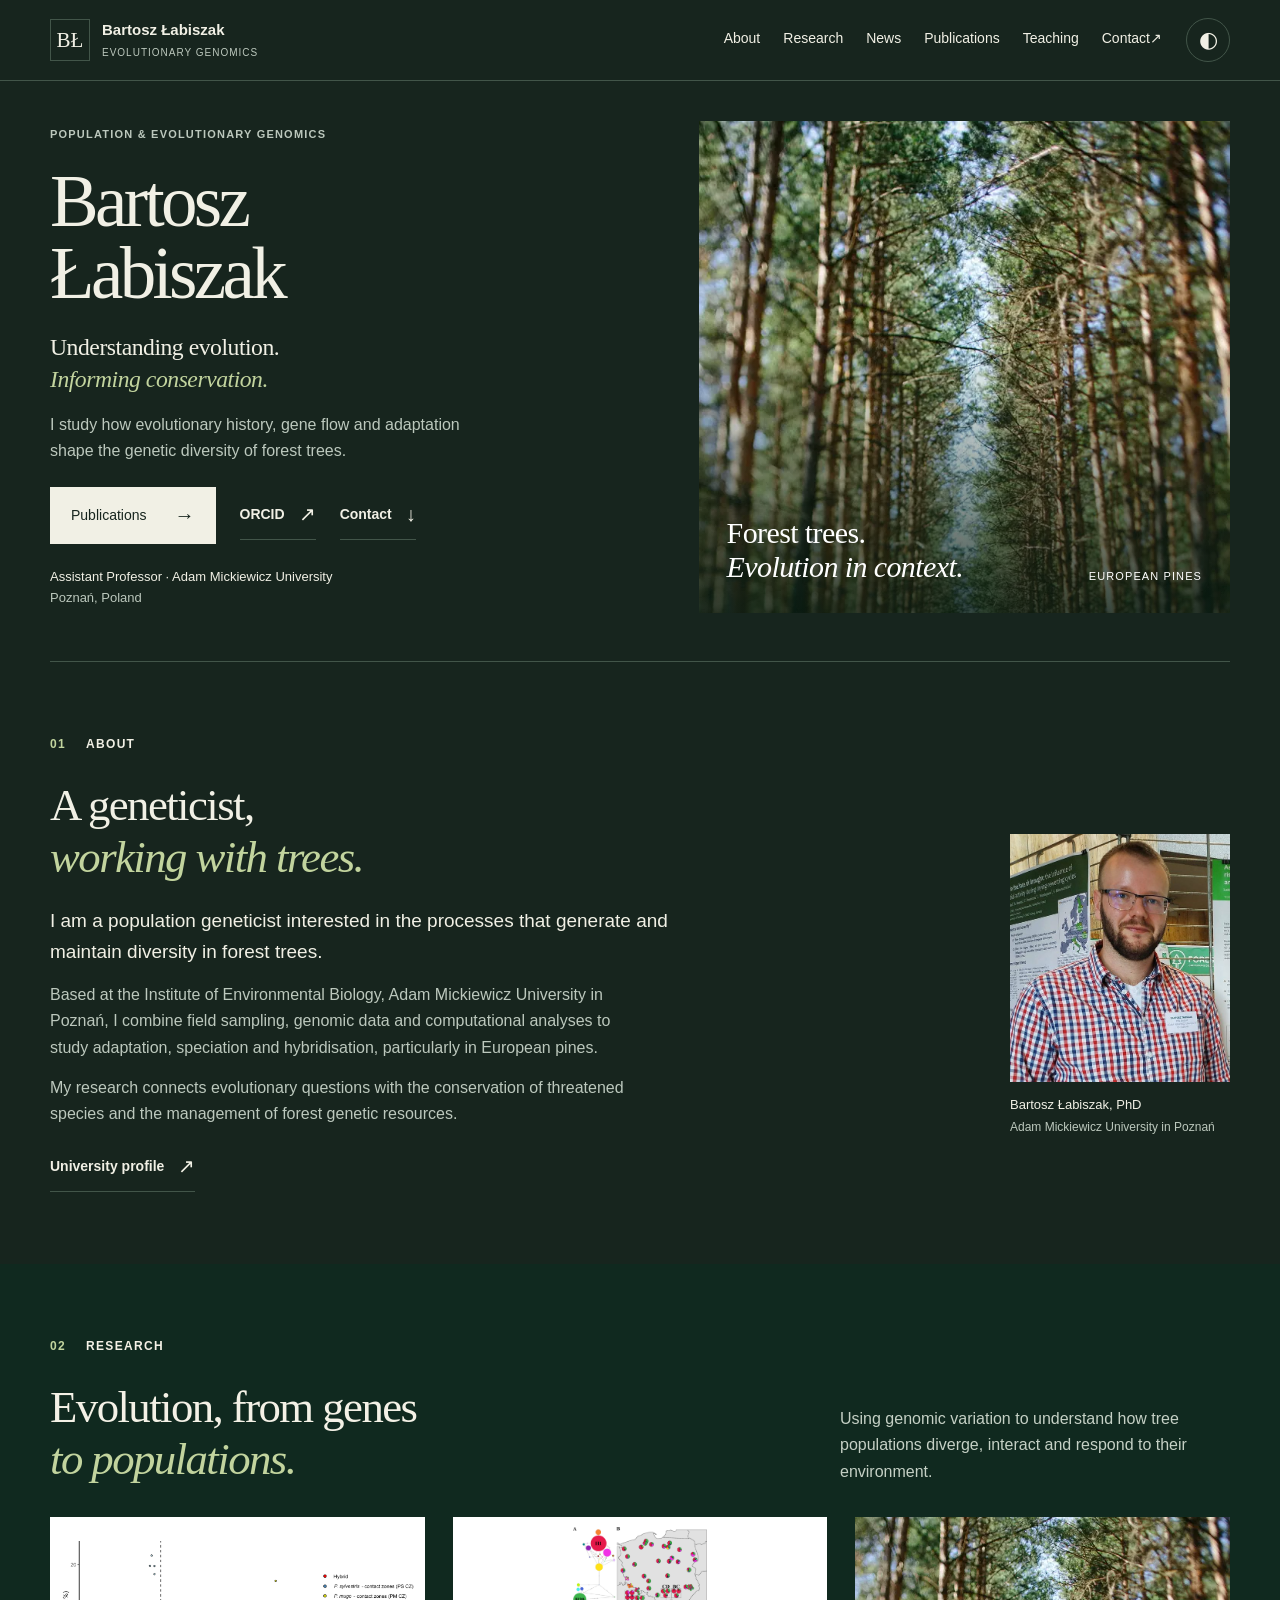
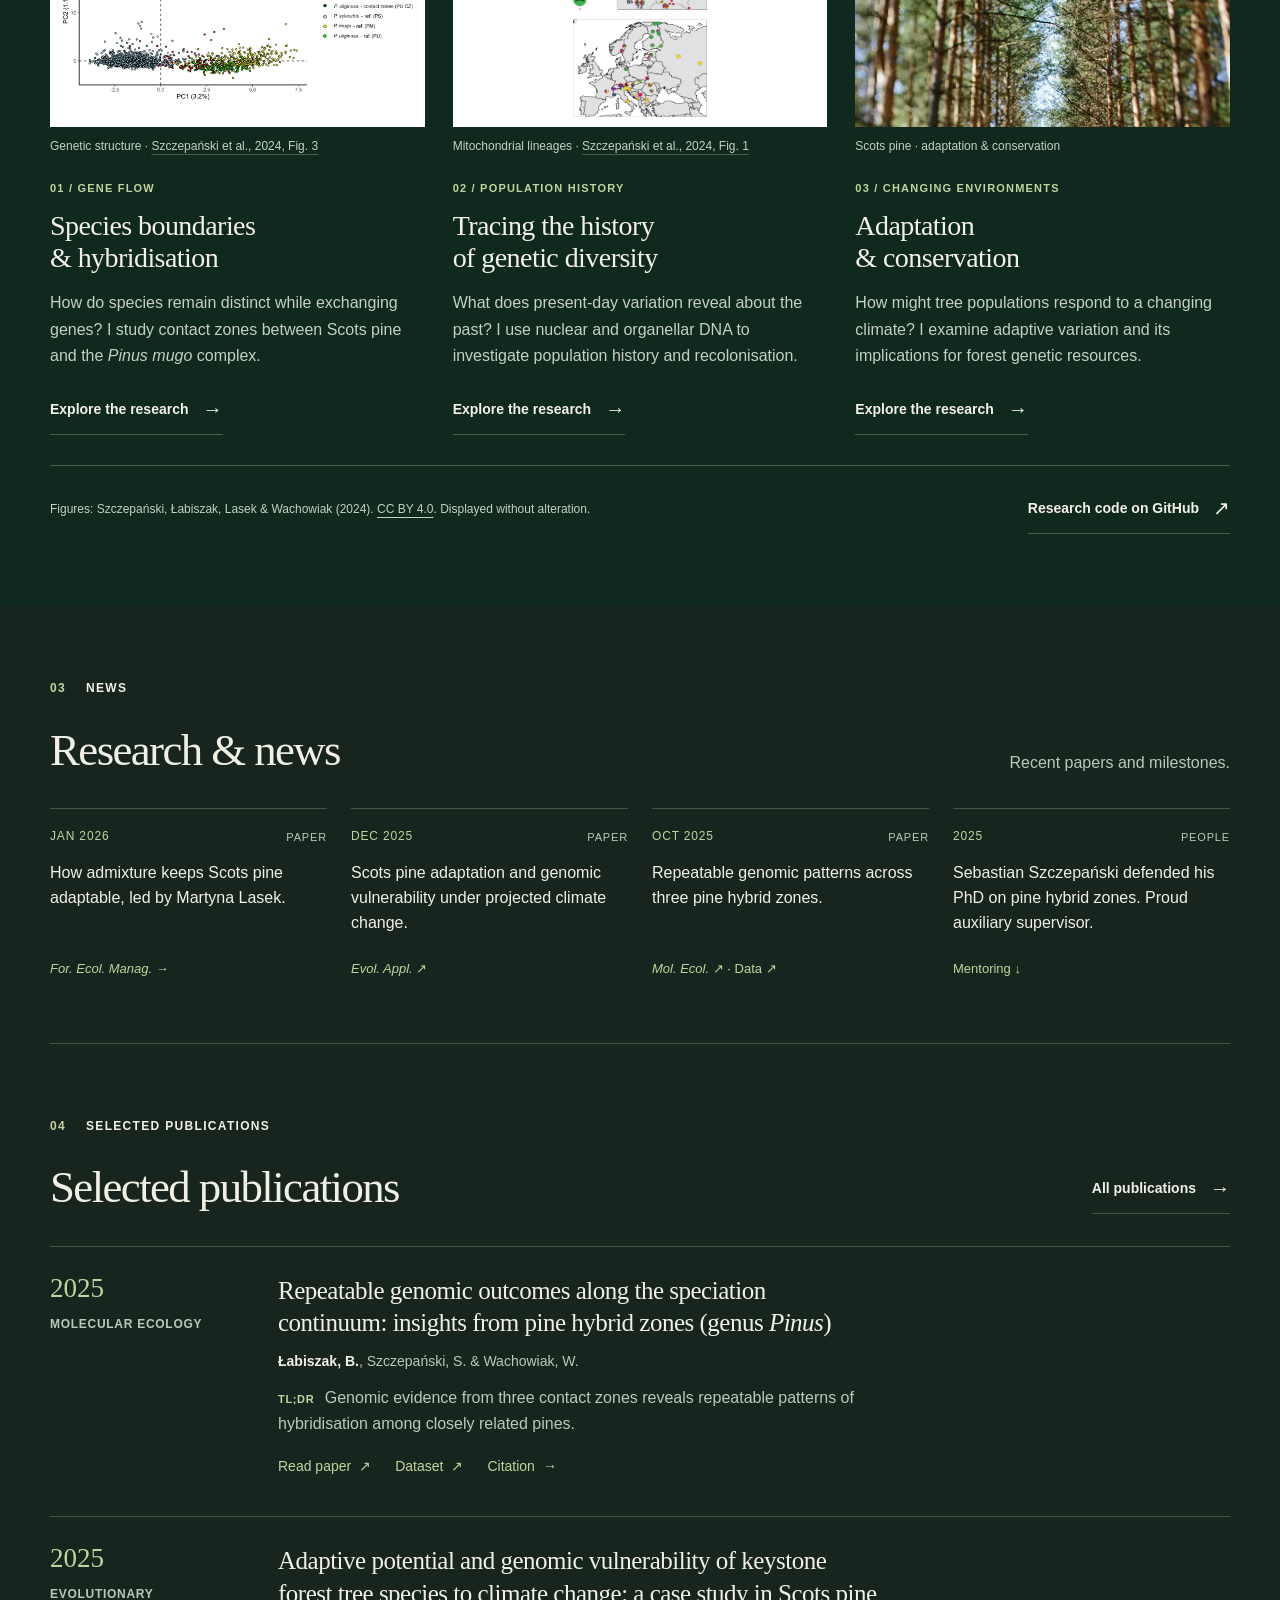
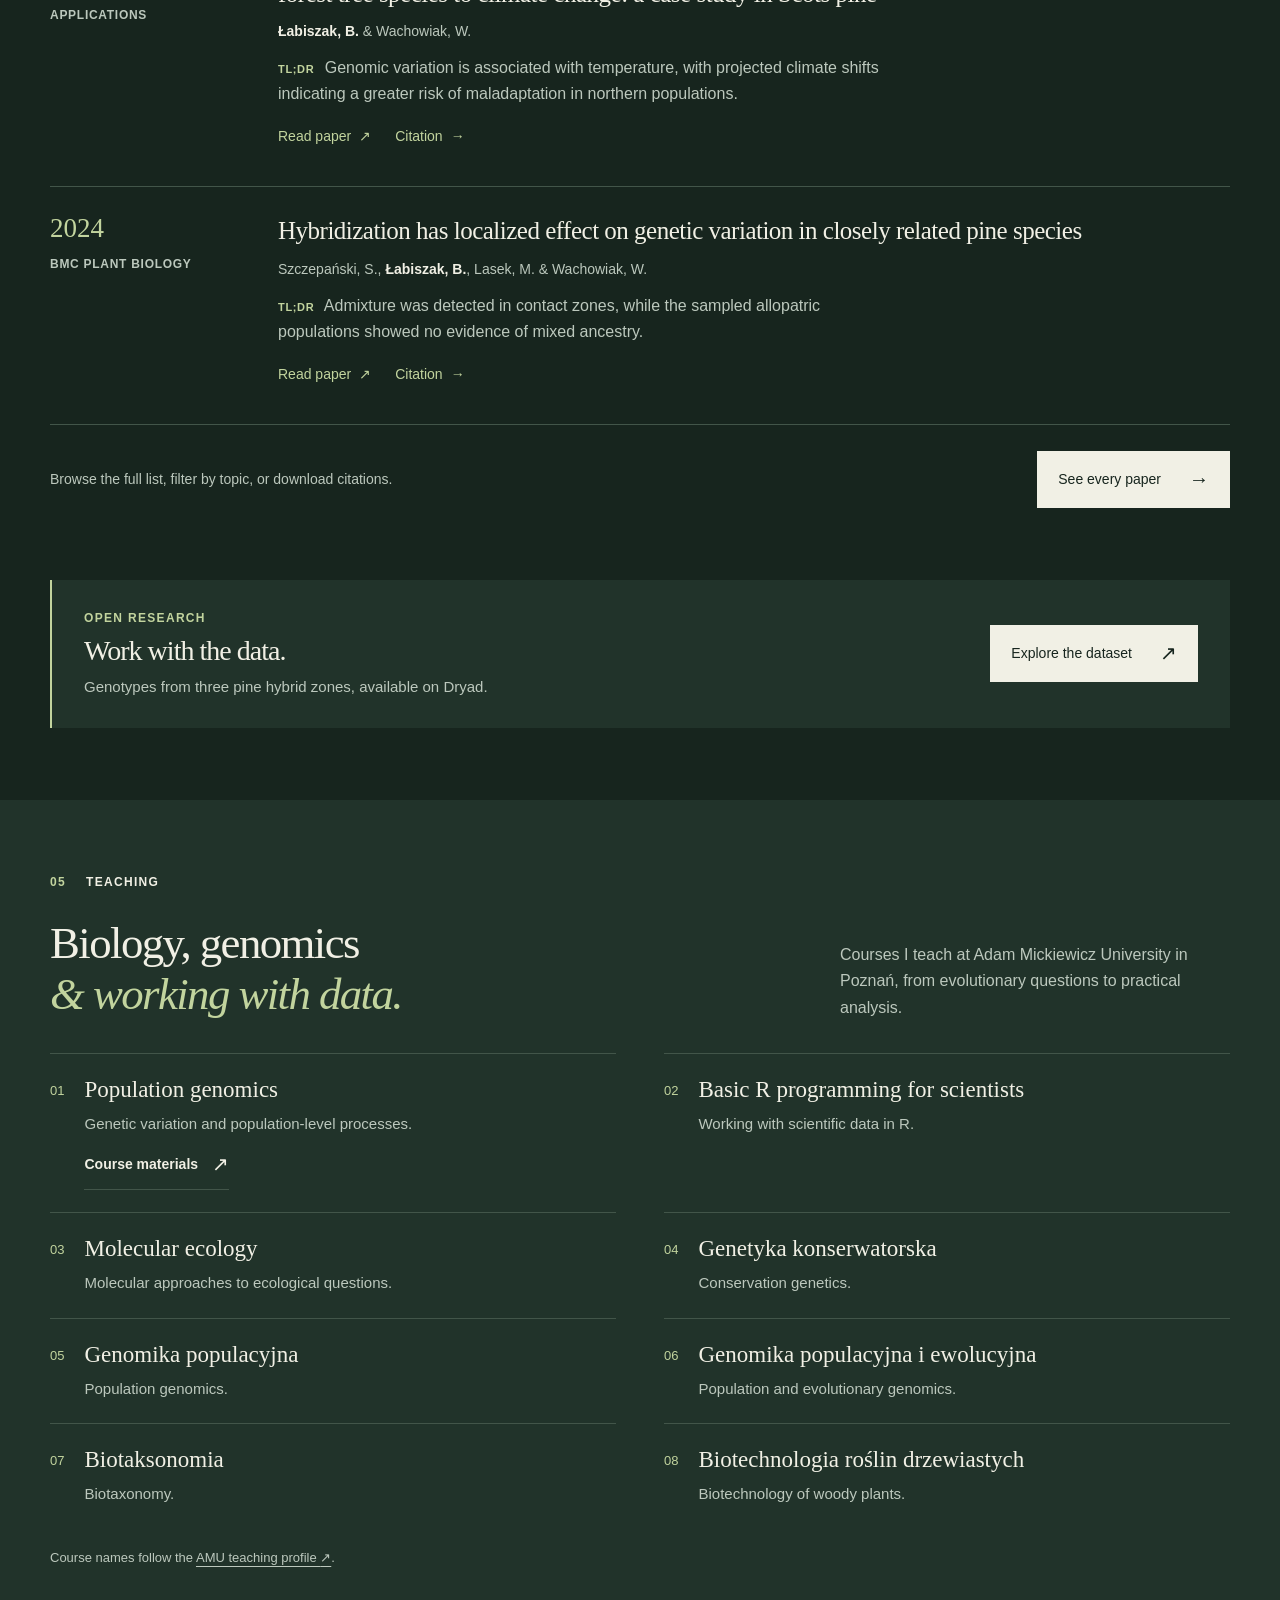
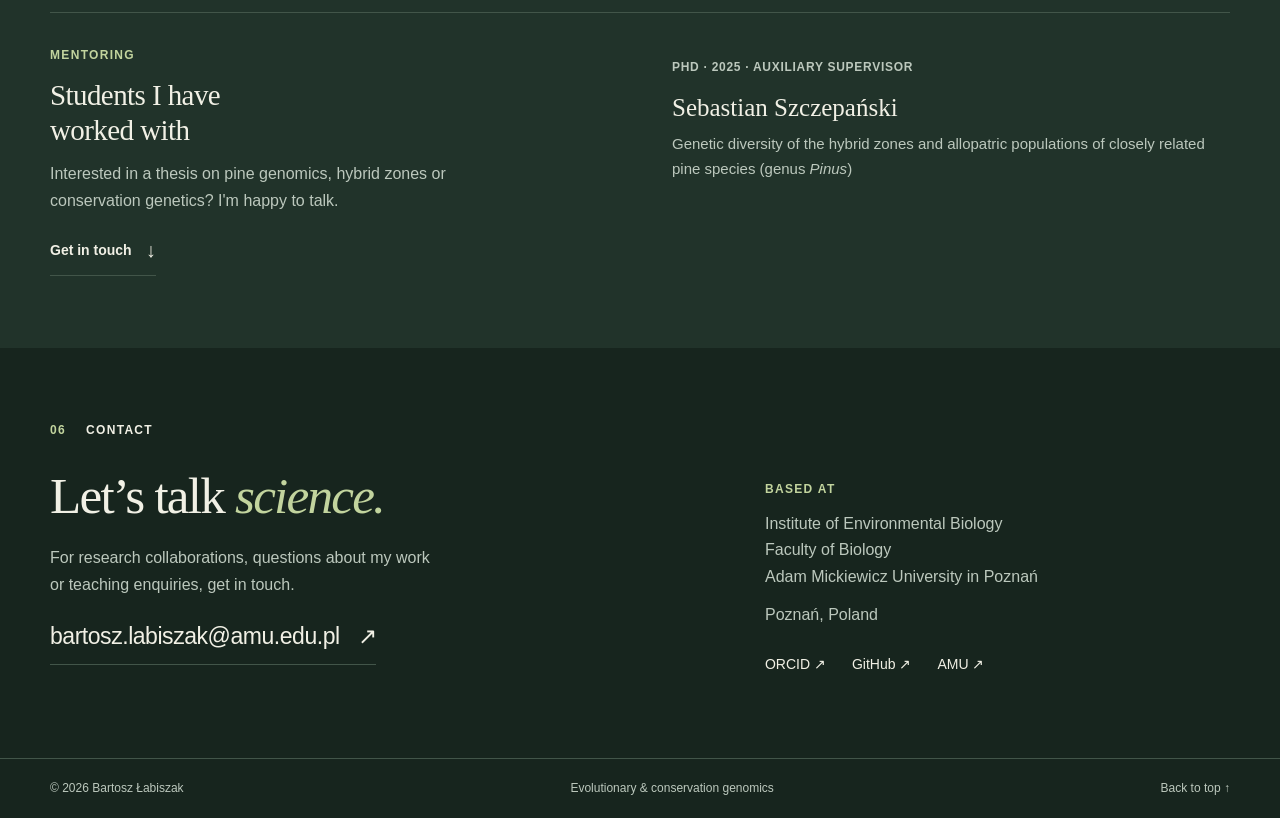
<file: index.html>
<!doctype html>
<html lang="en" data-theme="dark">
<head>
  <meta charset="utf-8">
  <meta name="viewport" content="width=device-width, initial-scale=1">
  <meta name="color-scheme" content="dark light">
  <title>Bartosz Łabiszak · Evolutionary & Conservation Genomics</title>
  <meta name="description" content="Bartosz Łabiszak, population geneticist at Adam Mickiewicz University in Poznań. Research on forest tree evolution, hybridisation and conservation genomics.">
  <link rel="canonical" href="https://blabiszak.github.io/">
  <meta property="og:title" content="Bartosz Łabiszak · Evolutionary & Conservation Genomics">
  <meta property="og:description" content="Exploring the evolutionary history and genetic diversity of forest trees.">
  <meta property="og:type" content="website">
  <meta property="og:url" content="https://blabiszak.github.io/">
  <meta property="og:image" content="https://blabiszak.github.io/assets/og-image.jpg">
  <meta property="og:image:width" content="1200">
  <meta property="og:image:height" content="630">
  <meta name="twitter:card" content="summary_large_image">
  <meta property="og:image:alt" content="Bartosz Łabiszak at a scientific conference">
  <link rel="icon" type="image/svg+xml" href="assets/favicon.svg">
  <link rel="preload" as="image" href="assets/hero-1100.webp" type="image/webp" imagesrcset="assets/hero-700.webp 700w, assets/hero-1100.webp 1100w" imagesizes="(max-width: 760px) 100vw, 45vw">
  <link rel="stylesheet" href="assets/site.css">
  <script src="assets/site.js" defer></script>
  <script type="application/ld+json">
  {
    "@context": "https://schema.org",
    "@type": "Person",
    "name": "Bartosz Łabiszak",
    "honorificSuffix": "PhD",
    "jobTitle": "Assistant Professor",
    "url": "https://blabiszak.github.io/",
    "image": "https://blabiszak.github.io/assets/profile-640.jpg",
    "email": "mailto:bartosz.labiszak@amu.edu.pl",
    "affiliation": {
      "@type": "CollegeOrUniversity",
      "name": "Adam Mickiewicz University in Poznań",
      "department": {"@type": "Organization", "name": "Department of Plant Ecology and Environmental Protection, Institute of Environmental Biology"}
    },
    "knowsAbout": ["Population genomics", "Hybridisation", "Pinus mugo complex", "Pinus sylvestris", "Conservation genetics", "Phylogeography"],
    "sameAs": [
      "https://orcid.org/0000-0002-2548-9186",
      "https://github.com/BLabiszak",
      "https://zerios.amu.edu.pl/pracownicy/bartosz-labiszak/"
    ]
  }
  </script>
</head>
<body>
<a class="skip-link" href="#main">Skip to content</a>
<header class="site-header">
  <div class="container header-inner">
    <a class="brand" href="#home" aria-label="Bartosz Łabiszak — home"><span class="brand-mark" aria-hidden="true">BŁ</span><span>Bartosz Łabiszak<span class="brand-sub">EVOLUTIONARY GENOMICS</span></span></a>
    <button class="menu-toggle" type="button" aria-expanded="false" aria-controls="navigation" hidden>Menu <span aria-hidden="true">＋</span></button>
    <nav id="navigation" aria-label="Main navigation">
      <a href="#about">About</a><a href="#research">Research</a><a href="#news">News</a><a href="#publications">Publications</a><a href="#teaching">Teaching</a><a href="#contact">Contact <span aria-hidden="true">↗</span></a>
    </nav>
    <button class="theme-toggle" type="button" aria-label="Use light colour scheme" aria-pressed="true" hidden><span aria-hidden="true">◐</span></button>
  </div>
</header>
<main id="main">
  <section class="hero container" id="home" aria-labelledby="hero-title">
    <div class="hero-copy">
      <p class="eyebrow">POPULATION &amp; EVOLUTIONARY GENOMICS</p>
      <h1 id="hero-title">Bartosz<br>Łabiszak</h1>
      <p class="hero-statement">Understanding evolution.<br><em>Informing conservation.</em></p>
      <p class="hero-description">I study how evolutionary history, gene flow and adaptation shape the genetic diversity of forest trees.</p>
      <div class="hero-actions"><a class="button" href="publications.html">Publications <span aria-hidden="true">→</span></a><a class="text-link" href="https://orcid.org/0000-0002-2548-9186">ORCID <span aria-hidden="true">↗</span></a><a class="text-link" href="#contact">Contact <span aria-hidden="true">↓</span></a></div>
      <p class="affiliation">Assistant Professor · Adam Mickiewicz University<br><span>Poznań, Poland</span></p>
    </div>
    <figure class="forest-figure">
      <div class="forest-image"><picture><source type="image/webp" srcset="assets/hero-700.webp 700w, assets/hero-1100.webp 1100w" sizes="(max-width: 760px) 100vw, 45vw"><img src="assets/hero-1100.jpg" alt="Sunlit trunks and canopy in a pine forest" fetchpriority="high" width="1100" height="1650"></picture></div>
      <div class="forest-overlay" aria-hidden="true"></div>
      <figcaption><span>Forest trees.<br><em>Evolution in context.</em></span><span class="figure-index">EUROPEAN PINES</span></figcaption>
    </figure>
  </section>

  <section id="about" class="section container about" aria-labelledby="about-title">
    <div class="section-label"><span>01</span> ABOUT</div>
    <div class="about-content">
      <div class="about-text"><h2 id="about-title">A geneticist,<br><em>working with trees.</em></h2>
        <p class="lead">I am a population geneticist interested in the processes that generate and maintain diversity in forest trees.</p>
        <p>Based at the Institute of Environmental Biology, Adam Mickiewicz University in Poznań, I combine field sampling, genomic data and computational analyses to study adaptation, speciation and hybridisation, particularly in European pines.</p>
        <p>My research connects evolutionary questions with the conservation of threatened species and the management of forest genetic resources.</p>
        <a class="text-link" href="https://zerios.amu.edu.pl/pracownicy/bartosz-labiszak/">University profile <span aria-hidden="true">↗</span></a>
      </div>
      <figure class="portrait"><img src="assets/profile-640.jpg" alt="Bartosz Łabiszak at a scientific conference" width="640" height="641" loading="lazy" decoding="async"><figcaption>Bartosz Łabiszak, PhD<span>Adam Mickiewicz University in Poznań</span></figcaption></figure>
    </div>
  </section>

  <section class="research-section" id="research" aria-labelledby="research-title"><div class="container section">
    <div class="section-label"><span>02</span> RESEARCH</div>
    <div class="section-heading"><h2 id="research-title">Evolution, from genes<br><em>to populations.</em></h2><p>Using genomic variation to understand how tree populations diverge, interact and respond to their environment.</p></div>
    <div class="research-list">
      <article class="research-card">
        <figure class="research-figure"><a href="https://link.springer.com/article/10.1186/s12870-024-05732-y/figures/3" aria-label="View published figure: genetic structure of pines"><img src="assets/research/hybridisation.png" width="685" height="314" alt="Published PCA of nuclear microsatellite variation in parental pine species and hybrids" loading="lazy" decoding="async"></a><figcaption>Genetic structure · <a href="https://doi.org/10.1186/s12870-024-05732-y">Szczepański et al., 2024, Fig. 3</a></figcaption></figure>
        <div class="research-copy"><p class="kicker">01 / GENE FLOW</p><h3>Species boundaries<br>&amp; hybridisation</h3><p>How do species remain distinct while exchanging genes? I study contact zones between Scots pine and the <i>Pinus mugo</i> complex.</p><a class="text-link" href="publications.html#labiszak2025repeatable">Explore the research <span aria-hidden="true">→</span></a></div>
      </article>
      <article class="research-card">
        <figure class="research-figure"><a href="https://link.springer.com/article/10.1186/s12870-024-05732-y/figures/1" aria-label="View published figure: mitochondrial lineages and their distribution"><img src="assets/research/haplotypes.png" width="685" height="971" alt="Published mitochondrial haplotype network and maps of pine populations in Poland and Europe" loading="lazy" decoding="async"></a><figcaption>Mitochondrial lineages · <a href="https://doi.org/10.1186/s12870-024-05732-y">Szczepański et al., 2024, Fig. 1</a></figcaption></figure>
        <div class="research-copy"><p class="kicker">02 / POPULATION HISTORY</p><h3>Tracing the history<br>of genetic diversity</h3><p>What does present-day variation reveal about the past? I use nuclear and organellar DNA to investigate population history and recolonisation.</p><a class="text-link" href="publications.html#labiszak2024midpleistocene">Explore the research <span aria-hidden="true">→</span></a></div>
      </article>
      <article class="research-card">
        <figure class="research-figure research-photo"><img src="assets/hero-700.webp" alt="Pine trunks and canopy, illustrating the forest ecosystems at the centre of this research" width="700" height="1050" loading="lazy" decoding="async"><figcaption>Scots pine · adaptation &amp; conservation</figcaption></figure>
        <div class="research-copy"><p class="kicker">03 / CHANGING ENVIRONMENTS</p><h3>Adaptation<br>&amp; conservation</h3><p>How might tree populations respond to a changing climate? I examine adaptive variation and its implications for forest genetic resources.</p><a class="text-link" href="publications.html#labiszak2025adaptive">Explore the research <span aria-hidden="true">→</span></a></div>
      </article>
    </div>
    <div class="research-foot"><p>Figures: Szczepański, Łabiszak, Lasek &amp; Wachowiak (2024). <a href="https://creativecommons.org/licenses/by/4.0/">CC BY 4.0</a>. Displayed without alteration.</p><a class="text-link" href="https://github.com/BLabiszak">Research code on GitHub <span aria-hidden="true">↗</span></a></div>
  </div></section>

  <section id="news" class="section container" aria-labelledby="news-title">
    <div class="section-label"><span>03</span> NEWS</div>
    <div class="section-heading"><h2 id="news-title">Research &amp; news</h2><p>Recent papers and milestones.</p></div>
    <!-- Edit here: newest card first, keep exactly 4 (they sit in one row). -->
    <ul class="news-grid">
      <li class="news-card"><div class="news-card-top"><span class="news-date">JAN 2026</span><span class="news-tag">PAPER</span></div><p>How admixture keeps Scots pine adaptable, led by Martyna Lasek.</p><span class="news-foot"><a href="publications.html#lasek2026admixture"><i>For. Ecol. Manag.</i> →</a></span></li>
      <li class="news-card"><div class="news-card-top"><span class="news-date">DEC 2025</span><span class="news-tag">PAPER</span></div><p>Scots pine adaptation and genomic vulnerability under projected climate change.</p><span class="news-foot"><a href="https://doi.org/10.1111/eva.70180"><i>Evol. Appl.</i> ↗</a></span></li>
      <li class="news-card"><div class="news-card-top"><span class="news-date">OCT 2025</span><span class="news-tag">PAPER</span></div><p>Repeatable genomic patterns across three pine hybrid zones.</p><span class="news-foot"><a href="https://doi.org/10.1111/mec.70137"><i>Mol. Ecol.</i> ↗</a> · <a href="https://doi.org/10.5061/dryad.xwdbrv1rg">Data ↗</a></span></li>
      <li class="news-card"><div class="news-card-top"><span class="news-date">2025</span><span class="news-tag">PEOPLE</span></div><p>Sebastian Szczepański defended his PhD on pine hybrid zones. Proud auxiliary supervisor.</p><span class="news-foot"><a href="#teaching">Mentoring ↓</a></span></li>
    </ul>
  </section>

  <section id="publications" class="section container" aria-labelledby="publications-title">
    <div class="section-label"><span>04</span> SELECTED PUBLICATIONS</div>
    <div class="section-heading"><h2 id="publications-title">Selected publications</h2><a class="text-link" href="publications.html">All publications <span aria-hidden="true">→</span></a></div>
    <div class="publication-list">
<!-- FEATURED:START -->
<div class="highlights">
<article class="highlight"><div class="highlight-meta"><p class="highlight-year">2025</p><p class="pub-journal">Molecular Ecology</p></div><div class="highlight-body"><h3><a href="https://doi.org/10.1111/mec.70137">Repeatable genomic outcomes along the speciation continuum: insights from pine hybrid zones (genus <i>Pinus</i>)</a></h3><p class="pub-authors"><strong>Łabiszak, B.</strong>, Szczepański, S. &amp; Wachowiak, W.</p><p class="pub-tldr"><span>TL;DR</span> Genomic evidence from three contact zones reveals repeatable patterns of hybridisation among closely related pines.</p><div class="highlight-links"><a href="https://doi.org/10.1111/mec.70137">Read paper <span aria-hidden="true">↗</span></a><a href="https://doi.org/10.5061/dryad.xwdbrv1rg">Dataset <span aria-hidden="true">↗</span></a><a href="publications.html#labiszak2025repeatable">Citation <span aria-hidden="true">→</span></a></div></div></article>
<article class="highlight"><div class="highlight-meta"><p class="highlight-year">2025</p><p class="pub-journal">Evolutionary Applications</p></div><div class="highlight-body"><h3><a href="https://doi.org/10.1111/eva.70180">Adaptive potential and genomic vulnerability of keystone forest tree species to climate change: a case study in Scots pine</a></h3><p class="pub-authors"><strong>Łabiszak, B.</strong> &amp; Wachowiak, W.</p><p class="pub-tldr"><span>TL;DR</span> Genomic variation is associated with temperature, with projected climate shifts indicating a greater risk of maladaptation in northern populations.</p><div class="highlight-links"><a href="https://doi.org/10.1111/eva.70180">Read paper <span aria-hidden="true">↗</span></a><a href="publications.html#labiszak2025adaptive">Citation <span aria-hidden="true">→</span></a></div></div></article>
<article class="highlight"><div class="highlight-meta"><p class="highlight-year">2024</p><p class="pub-journal">BMC Plant Biology</p></div><div class="highlight-body"><h3><a href="https://doi.org/10.1186/s12870-024-05732-y">Hybridization has localized effect on genetic variation in closely related pine species</a></h3><p class="pub-authors">Szczepański, S., <strong>Łabiszak, B.</strong>, Lasek, M. &amp; Wachowiak, W.</p><p class="pub-tldr"><span>TL;DR</span> Admixture was detected in contact zones, while the sampled allopatric populations showed no evidence of mixed ancestry.</p><div class="highlight-links"><a href="https://doi.org/10.1186/s12870-024-05732-y">Read paper <span aria-hidden="true">↗</span></a><a href="publications.html#szczepanski2024hybridization">Citation <span aria-hidden="true">→</span></a></div></div></article>
</div>
<!-- FEATURED:END -->
    </div>
    <div class="selected-footer"><p>Browse the full list, filter by topic, or download citations.</p><a class="button" href="publications.html">See every paper <span aria-hidden="true">→</span></a></div>
  </section>

  <aside class="data-band container" aria-labelledby="data-title"><div><p class="kicker">OPEN RESEARCH</p><h2 id="data-title">Work with the data.</h2><p>Genotypes from three pine hybrid zones, available on Dryad.</p></div><a class="button" href="https://doi.org/10.5061/dryad.xwdbrv1rg">Explore the dataset <span aria-hidden="true">↗</span></a></aside>

  <section class="teaching-section" id="teaching" aria-labelledby="teaching-title"><div class="container section">
    <div class="section-label"><span>05</span> TEACHING</div>
    <div class="section-heading"><h2 id="teaching-title">Biology, genomics<br><em>&amp; working with data.</em></h2><p>Courses I teach at Adam Mickiewicz University in Poznań, from evolutionary questions to practical analysis.</p></div>
    <div class="courses">
      <article class="course"><span class="course-number">01</span><div><h3>Population genomics</h3><p>Genetic variation and population-level processes.</p><a class="text-link" href="https://github.com/BLabiszak/GenPop_class">Course materials <span aria-hidden="true">↗</span></a></div></article>
      <article class="course"><span class="course-number">02</span><div><h3>Basic R programming for scientists</h3><p>Working with scientific data in R.</p></div></article>
      <article class="course"><span class="course-number">03</span><div><h3>Molecular ecology</h3><p>Molecular approaches to ecological questions.</p></div></article>
      <article class="course"><span class="course-number">04</span><div><h3 lang="pl">Genetyka konserwatorska</h3><p>Conservation genetics.</p></div></article>
      <article class="course"><span class="course-number">05</span><div><h3 lang="pl">Genomika populacyjna</h3><p>Population genomics.</p></div></article>
      <article class="course"><span class="course-number">06</span><div><h3 lang="pl">Genomika populacyjna i ewolucyjna</h3><p>Population and evolutionary genomics.</p></div></article>
      <article class="course"><span class="course-number">07</span><div><h3 lang="pl">Biotaksonomia</h3><p>Biotaxonomy.</p></div></article>
      <article class="course"><span class="course-number">08</span><div><h3 lang="pl">Biotechnologia roślin drzewiastych</h3><p>Biotechnology of woody plants.</p></div></article>
    </div>
    <p class="course-source">Course names follow the <a href="https://zerios.amu.edu.pl/pracownicy/bartosz-labiszak/">AMU teaching profile <span aria-hidden="true">↗</span></a>.</p>
    <div class="mentoring">
      <div><p class="kicker">Mentoring</p><h3>Students I have<br>worked with</h3><p class="mentoring-intro">Interested in a thesis on pine genomics, hybrid zones or conservation genetics? I'm happy to talk.</p><a class="text-link" href="#contact">Get in touch <span aria-hidden="true">↓</span></a></div>
      <div>
        <div class="mentee"><span class="resource-type">PHD · 2025 · AUXILIARY SUPERVISOR</span><h4>Sebastian Szczepański</h4><p>Genetic diversity of the hybrid zones and allopatric populations of closely related pine species (genus <i>Pinus</i>)</p></div>
      </div>
    </div>
  </div></section>

  <section class="contact-section" id="contact" aria-labelledby="contact-title"><div class="container section">
    <div class="section-label"><span>06</span> CONTACT</div>
    <div class="contact-grid"><div><h2 id="contact-title">Let’s talk <em>science.</em></h2><p>For research collaborations, questions about my work<br class="desktop-break"> or teaching enquiries, get in touch.</p><a class="email-link" href="mailto:bartosz.labiszak@amu.edu.pl">bartosz.labiszak@amu.edu.pl <span aria-hidden="true">↗</span></a></div><div class="contact-details"><p class="contact-label">BASED AT</p><p>Institute of Environmental Biology<br>Faculty of Biology<br>Adam Mickiewicz University in Poznań</p><p>Poznań, Poland</p><div class="social-links"><a href="https://orcid.org/0000-0002-2548-9186">ORCID ↗</a><a href="https://github.com/BLabiszak">GitHub ↗</a><a href="https://zerios.amu.edu.pl/pracownicy/bartosz-labiszak/">AMU ↗</a></div></div></div>
  </div></section>
</main>
<footer class="site-footer"><div class="container"><p>© <span id="year">2026</span> Bartosz Łabiszak</p><p>Evolutionary & conservation genomics</p><a href="#home">Back to top ↑</a></div></footer>
</body>
</html>
</file>
<file: assets/site.css>
/* Forest palette shared by the homepage, publication archive and error page. */
:root {
  color-scheme: light;
  --paper: #f5f3ec;
  --surface: #e9ece2;
  --ink: #203c30;
  --muted: #526357;
  --line: #cbd2c4;
  --accent: #506b32;
  --forest: #122b21;
  --light: #f4f1e6;
  --serif: Georgia, 'Times New Roman', serif;
  --sans: 'Helvetica Neue', Arial, sans-serif;
  --header-height: 80px;
}
:root[data-theme=dark] {
  color-scheme: dark;
  --paper: #17251e;
  --surface: #21332a;
  --ink: #f1f0e5;
  --muted: #bcc8bd;
  --line: #425549;
  --accent: #c2d49e;
  --forest: #10291f;
}
*, *::before, *::after { box-sizing: border-box; }
html { scroll-behavior: smooth; scroll-padding-top: calc(var(--header-height) + 24px); }
body { margin: 0; background: var(--paper); color: var(--ink); font: 16px/1.65 var(--sans); -webkit-font-smoothing: antialiased; }
a { color: inherit; text-decoration: none; text-underline-offset: 4px; }
a:hover { text-decoration: underline; }
button, input { font: inherit; color: inherit; }
button { cursor: pointer; }
[hidden] { display: none !important; }
a:focus-visible, button:focus-visible, input:focus-visible, summary:focus-visible { outline: 3px solid var(--accent); outline-offset: 5px; }
img { display: block; max-width: 100%; height: auto; }
figure, p, h1, h2, h3, h4 { margin: 0; }
h1, h2, h3, h4 { font-weight: 400; text-wrap: balance; }
h2 { font: clamp(2rem, 3.5vw, 3rem)/1.15 var(--serif); letter-spacing: -.035em; }
h2 em { color: var(--accent); font-weight: 400; }
.container { width: min(1180px, calc(100% - 96px)); margin-inline: auto; }
.section { padding-block: 72px; }
.section-label, .eyebrow, .kicker, .pub-journal, .resource-type, .contact-label { font-size: 12px; font-weight: 600; letter-spacing: .11em; line-height: 1.7; }
.section-label { display: flex; gap: 20px; margin-bottom: 26px; }
.section-label > span, .kicker { color: var(--accent); }
.kicker { text-transform: uppercase; }
.section-heading { display: flex; align-items: end; justify-content: space-between; gap: 40px; margin-bottom: 32px; }
.section-heading > p { max-width: 390px; color: var(--muted); }
.text-link { display: inline-flex; gap: 14px; align-items: center; min-height: 44px; font-size: 14px; font-weight: 600; padding-block: 8px; border-bottom: 1px solid var(--line); }
.text-link span { font-size: 20px; font-weight: 400; }
.button { display: inline-flex; align-items: center; justify-content: space-between; gap: 28px; min-height: 48px; background: var(--ink); color: var(--paper); padding: 11px 20px; font-size: 14px; font-weight: 500; border: 1px solid var(--ink); transition: background .18s; }
.button span { font-size: 20px; }
.button:hover { background: var(--accent); border-color: var(--accent); color: var(--paper); text-decoration: none; }
.skip-link { position: fixed; top: -100px; left: 20px; z-index: 20; padding: 12px 20px; background: var(--paper); }
.skip-link:focus { top: 12px; }
.visually-hidden { position: absolute !important; width: 1px; height: 1px; padding: 0; overflow: hidden; clip-path: inset(50%); white-space: nowrap; }

/* Navigation */
.site-header { position: sticky; top: 0; z-index: 5; background: var(--paper); border-bottom: 1px solid var(--line); }
.header-inner { display: flex; align-items: center; gap: 24px; min-height: 80px; }
.brand { display: flex; align-items: center; gap: 12px; font-size: 15px; font-weight: 600; white-space: nowrap; }
.brand:hover { text-decoration: none; }
.brand-mark { display: grid; place-items: center; border: 1px solid var(--line); width: 40px; height: 42px; font: 21px var(--serif); }
.brand-sub { display: block; font-size: 10px; font-weight: 400; letter-spacing: .1em; margin-top: 2px; color: var(--muted); }
.header-inner nav { margin-left: auto; display: flex; gap: 23px; font-size: 14px; }
.header-inner nav a { display: inline-flex; align-items: center; min-height: 44px; border-bottom: 2px solid transparent; }
.header-inner nav a[aria-current] { color: var(--accent); border-bottom-color: var(--accent); }
.theme-toggle { flex-shrink: 0; border: 1px solid var(--line); background: transparent; width: 44px; height: 44px; border-radius: 50%; font-size: 22px; line-height: 1; }
.theme-toggle:hover { background: var(--surface); }
.menu-toggle { display: none; }

/* Compact introduction */
.hero { display: grid; grid-template-columns: 1.1fr 1fr; gap: 64px; padding-block: 40px 48px; align-items: stretch; }
.hero-copy { padding-block: 4px; }
.eyebrow { font-size: 11px; margin-bottom: 22px; color: var(--muted); }
h1 { font: clamp(3.7rem, 5.7vw, 5rem)/.99 var(--serif); letter-spacing: -.05em; }
.hero-statement { font: clamp(1.4rem, 1.85vw, 1.7rem)/1.35 var(--serif); margin-top: 22px; letter-spacing: -.02em; }
.hero-statement em { color: var(--accent); }
.hero-description { max-width: 430px; color: var(--muted); margin-top: 16px; line-height: 1.65; }
.hero-actions { display: flex; gap: 24px; align-items: center; flex-wrap: wrap; margin-top: 22px; }
.affiliation { margin-top: 22px; font-size: 13px; line-height: 1.65; }
.affiliation span { color: var(--muted); }
.forest-figure { position: relative; min-height: 480px; background: var(--forest); overflow: hidden; color: #fff; }
.forest-image, .forest-overlay { position: absolute; inset: 0; }
.forest-image img { width: 100%; height: 100%; object-fit: cover; object-position: center 40%; }
.forest-image picture { display: block; height: 100%; }
.forest-overlay { background: linear-gradient(180deg, transparent 45%, rgba(8, 28, 18, .8)); }
.forest-figure figcaption { position: absolute; bottom: 28px; left: 28px; right: 28px; display: flex; justify-content: space-between; align-items: end; gap: 16px; font: 30px/1.15 var(--serif); letter-spacing: -.02em; }
.figure-index { font: 11px/1.5 var(--sans); letter-spacing: .1em; white-space: nowrap; }

/* Personal background */
.about { border-top: 1px solid var(--line); }
.about-content { display: grid; grid-template-columns: 1fr 220px; gap: 100px; align-items: center; }
.about-text { max-width: 710px; }
.about-text .lead { font-size: 19px; color: var(--ink); margin-top: 22px; }
.about-text > p { color: var(--muted); margin-top: 14px; max-width: 65ch; }
.about-text .text-link { margin-top: 14px; }
.portrait img { width: 100%; height: auto; aspect-ratio: 4/4.5; object-fit: cover; object-position: 57% 30%; }
.portrait figcaption { font-size: 13px; padding-top: 12px; }
.portrait figcaption span { display: block; color: var(--muted); font-size: 12px; margin-top: 3px; }

/* Research uses real published figures, always shown in full. */
.research-section { background: var(--forest); color: var(--light); --accent: #c2d49e; --muted: #c5d0c5; --line: #456151; }
.research-list { display: grid; grid-template-columns: repeat(3, minmax(0, 1fr)); gap: 28px; }
.research-card { min-width: 0; display: flex; flex-direction: column; }
.research-figure { margin-bottom: 24px; }
.research-figure > a { display: block; background: #fff; }
.research-figure img { width: 100%; height: 210px; object-fit: contain; background: #fff; padding: 10px; }
.research-figure > a:hover img { opacity: .92; }
.research-figure figcaption { font-size: 12px; color: var(--muted); line-height: 1.5; padding-top: 10px; }
.research-figure figcaption a { text-decoration: underline; text-decoration-color: var(--line); }
.research-photo img { object-fit: cover; padding: 0; background: transparent; object-position: center 40%; }
.research-copy { flex: 1; display: flex; flex-direction: column; align-items: start; }
.research-copy .kicker { font-size: 11px; }
.research-copy h3 { font: 28px/1.15 var(--serif); margin-block: 12px 16px; letter-spacing: -.02em; }
.research-copy > p:not(.kicker) { color: var(--muted); margin-bottom: 16px; }
.research-copy .text-link { margin-top: auto; }
.research-foot { margin-top: 30px; padding-top: 18px; border-top: 1px solid var(--line); display: flex; justify-content: space-between; gap: 30px; align-items: center; }
.research-foot > p { max-width: 620px; font-size: 12px; color: var(--muted); }
.research-foot > p a { text-decoration: underline; }
.research-foot .text-link { flex-shrink: 0; }

/* News remains short and easy to scan. */
#news { padding-bottom: 56px; }
.news-grid { list-style: none; margin: 0; padding: 0; display: grid; grid-template-columns: repeat(4, minmax(0, 1fr)); gap: 24px; }
.news-card { display: flex; flex-direction: column; gap: 14px; padding-top: 18px; border-top: 1px solid var(--line); }
.news-card-top { display: flex; justify-content: space-between; align-items: center; gap: 8px; font-size: 12px; letter-spacing: .07em; }
.news-date { color: var(--accent); }
.news-tag { color: var(--muted); font-size: 11px; }
.news-card p { font-size: 16px; line-height: 1.55; }
.news-card .news-foot { margin-top: auto; font-size: 13px; }
.news-foot a { display: inline-block; padding-block: 8px; color: var(--accent); }

/* Featured papers: wide rows allow scientific titles to breathe. */
#publications { border-top: 1px solid var(--line); }
.highlights { display: block; }
.highlight { display: grid; grid-template-columns: 190px minmax(0, 1fr); gap: 38px; padding-block: 28px; border-top: 1px solid var(--line); }
.highlight:last-child { border-bottom: 1px solid var(--line); }
.highlight-year { font: 27px/1 var(--serif); color: var(--accent); margin-bottom: 12px; }
.pub-journal { color: var(--muted); font-size: 12px; letter-spacing: .06em; text-transform: uppercase; }
.highlight h3 { font: 25px/1.3 var(--serif); letter-spacing: -.02em; }
.pub-authors { font-size: 14px; color: var(--muted); margin-top: 10px; }
.pub-authors strong { font-weight: 600; color: var(--ink); }
.pub-tldr { margin-top: 12px; max-width: 70ch; font: 16px/1.6 var(--sans); color: var(--muted); }
.pub-tldr > span { color: var(--accent); font-size: 11px; font-weight: 600; letter-spacing: .06em; margin-right: 6px; }
.highlight-links { display: flex; flex-wrap: wrap; gap: 24px; margin-top: 8px; }
.highlight-links a { display: inline-flex; align-items: center; min-height: 44px; font-size: 14px; color: var(--accent); gap: 8px; }
.selected-footer { margin-top: 26px; display: flex; justify-content: space-between; gap: 24px; flex-wrap: wrap; align-items: center; }
.selected-footer p { font-size: 14px; color: var(--muted); }
.data-band { display: flex; justify-content: space-between; align-items: center; gap: 28px; padding: 28px 32px; margin-bottom: 72px; background: var(--surface); border-left: 2px solid var(--accent); }
.data-band h2 { font-size: 28px; margin-top: 6px; }
.data-band p:not(.kicker) { margin-top: 8px; color: var(--muted); font-size: 15px; }
.data-band .button { flex-shrink: 0; }

/* Courses and supervision have separate, identifiable blocks. */
.teaching-section { background: var(--surface); }
.courses { display: grid; grid-template-columns: repeat(2, minmax(0, 1fr)); gap: 0 48px; }
.course { display: flex; gap: 20px; padding-block: 22px; border-top: 1px solid var(--line); }
.course-number { font: 13px/1.7 var(--sans); padding-top: 4px; color: var(--accent); }
.course h3 { font: 23px/1.25 var(--serif); text-wrap: initial; }
.course p { color: var(--muted); font-size: 15px; margin-top: 7px; }
.course .text-link { margin-top: 4px; }
.course-source { font-size: 13px; color: var(--muted); margin-top: 18px; }
.course-source a { text-decoration: underline; }
.mentoring { margin-top: 44px; padding-top: 32px; border-top: 1px solid var(--line); display: grid; grid-template-columns: 1fr 1fr; gap: 64px; }
.mentoring .kicker { margin-bottom: 12px; }
.mentoring h3 { font: 29px/1.2 var(--serif); letter-spacing: -.02em; }
.mentoring-intro { color: var(--muted); margin-top: 14px; max-width: 440px; }
.mentoring .text-link { margin-top: 12px; }
.mentee { padding-block: 8px; }
.resource-type { color: var(--muted); font-size: 12px; letter-spacing: .06em; }
.mentee h4 { margin: 12px 0 8px; font: 25px/1.3 var(--serif); }
.mentee p { font-size: 15px; color: var(--muted); }

/* Contact */
.contact-grid { display: grid; grid-template-columns: 1.4fr 1fr; gap: 64px; align-items: start; }
.contact-grid h2 { font-size: clamp(2.4rem, 4vw, 3.5rem); }
.contact-grid > div > p { margin-top: 20px; color: var(--muted); }
.email-link { display: inline-block; margin-top: 20px; font-size: clamp(17px, 1.8vw, 23px); letter-spacing: -.02em; border-bottom: 1px solid var(--line); padding-bottom: 8px; overflow-wrap: anywhere; }
.email-link span { margin-left: 12px; }
.contact-details .contact-label { margin-top: 0; font-size: 12px; color: var(--accent); }
.contact-details p { margin-top: 12px !important; }
.social-links { display: flex; gap: 26px; font-size: 14px; margin-top: 14px; }
.social-links a { padding-block: 10px; }
.site-footer { border-top: 1px solid var(--line); }
.site-footer > .container { display: flex; justify-content: space-between; gap: 20px; padding-block: 20px; font-size: 12px; color: var(--muted); }

/* Full publication archive */
.pubs-page { padding-top: 48px; }
.pubs-meta { max-width: 440px; color: var(--muted); }
.pubs-meta-links { display: flex; gap: 24px; flex-wrap: wrap; margin-top: 12px; }
.pub-stats { display: grid; grid-template-columns: repeat(4, 1fr); margin: 0 0 24px; border-block: 1px solid var(--line); }
.pub-stats > div { padding: 16px 24px; border-left: 1px solid var(--line); }
.pub-stats > div:first-child { padding-left: 0; border-left: 0; }
.pub-stats dt { font-size: 12px; letter-spacing: .08em; text-transform: uppercase; color: var(--muted); }
.pub-stats dd { margin: 8px 0 0; font: 36px/1 var(--serif); color: var(--accent); }
.pub-filters { position: sticky; top: var(--header-height); z-index: 3; background: var(--paper); display: grid; grid-template-columns: minmax(220px, 1fr) auto; gap: 12px 24px; align-items: center; padding: 14px 0; border-bottom: 1px solid var(--line); }
.pub-search input { width: 100%; font-size: 16px; background: var(--surface); border: 1px solid var(--line); padding: 10px 12px; border-radius: 0; }
.pub-search input::placeholder { color: var(--muted); }
.chips { grid-column: 1/-1; grid-row: 2; display: flex; flex-wrap: wrap; gap: 8px; }
.chip { min-height: 36px; font-size: 13px; border: 1px solid var(--line); background: transparent; border-radius: 999px; padding: 6px 13px; line-height: 1.3; }
.chip:hover { border-color: var(--accent); }
.chip[aria-pressed=true] { background: var(--ink); border-color: var(--ink); color: var(--paper); }
.first-toggle { display: flex; align-items: center; gap: 10px; min-height: 44px; font-size: 14px; white-space: nowrap; cursor: pointer; }
.first-toggle input { accent-color: var(--accent); width: 18px; height: 18px; }
.pub-count { grid-column: 1/-1; font-size: 12px; color: var(--muted); }
.year-group { display: grid; grid-template-columns: 120px minmax(0, 1fr); gap: 24px; border-bottom: 1px solid var(--line); }
.year-heading { align-self: start; padding-top: 28px; font: 40px/1 var(--serif); letter-spacing: -.03em; color: var(--accent); }
.pub-item { padding: 26px 0; border-top: 1px solid var(--line); scroll-margin-top: 190px; }
.pub-item:first-child { border-top: 0; }
.pub-item .pub-journal { display: flex; flex-wrap: wrap; align-items: center; margin-bottom: 9px; }
.flag::before { content: '·'; margin: 0 9px; color: var(--muted); }
.flag { font-weight: 400; }
.flag-first { color: var(--accent); }
.pub-item h3 { font: 23px/1.35 var(--serif); letter-spacing: -.015em; max-width: 880px; }
.pub-item h3 a:hover { color: var(--accent); }
.pub-item .pub-authors { max-width: 880px; }
.more { font-style: italic; white-space: nowrap; }
.pub-note::before { content: ' · '; }
.pub-links { display: flex; flex-wrap: wrap; gap: 4px 20px; margin-top: 10px; font-size: 14px; align-items: start; }
.pub-links > a, .cite summary { display: inline-flex; align-items: center; min-height: 44px; color: var(--accent); }
.pub-links > a span { margin-left: 6px; }
.cite { min-width: 0; }
.cite summary { cursor: pointer; list-style: none; }
.cite summary::-webkit-details-marker { display: none; }
.cite summary::after { content: '+'; margin-left: 8px; }
.cite[open] summary::after { content: '−'; }
.cite[open] { flex-basis: 100%; }
.cite pre { margin: 8px 0 0; padding: 16px; background: var(--surface); border: 1px solid var(--line); font: 13px/1.55 ui-monospace, Menlo, Consolas, monospace; overflow-x: auto; white-space: pre; color: var(--ink); }
.copy { margin-top: 8px; min-height: 44px; font-size: 14px; background: transparent; border: 1px solid var(--line); padding: 6px 16px; }
.copy:hover { border-color: var(--accent); }
.pub-empty { padding-block: 36px; font: 24px var(--serif); color: var(--muted); }

@media (max-width: 1100px) {
  .container { width: calc(100% - 64px); }
  .header-inner { gap: 18px; }
  .header-inner nav { gap: 16px; font-size: 13px; }
  .brand-sub { font-size: 9px; }
  .hero { gap: 36px; }
  .figure-index { display: none; }
  .about-content { gap: 48px; }
  .research-list { gap: 22px; }
  .research-copy h3 { font-size: 25px; }
  .research-figure img { height: 180px; }
  .research-foot { align-items: start; }
  .news-grid { grid-template-columns: repeat(2, minmax(0, 1fr)); gap: 26px 32px; }
  .highlight { grid-template-columns: 155px minmax(0, 1fr); gap: 28px; }
}
@media (max-width: 900px) and (min-width: 761px) {
  .brand-sub, .brand-mark { display: none; }
  .header-inner nav { gap: 13px; }
}
@media (max-width: 760px) {
  :root { --header-height: 76px; }
  .container { width: calc(100% - 40px); }
  .section { padding-block: 48px; }
  .header-inner { min-height: 76px; flex-wrap: wrap; gap: 8px; padding-block: 12px; }
  .brand { font-size: 13px; gap: 9px; }
  .brand-mark { height: 38px; width: 35px; font-size: 19px; }
  .brand-sub { font-size: 9px; }
  .menu-toggle:not([hidden]) { display: flex; align-items: center; gap: 6px; min-height: 44px; margin-left: auto; background: none; border: 0; font-size: 13px; padding: 7px; }
  .header-inner nav { width: 100%; order: 3; display: grid; grid-template-columns: repeat(3, 1fr); gap: 4px 12px; margin: 0; border-top: 1px solid var(--line); padding-top: 8px; font-size: 14px; }
  .header-inner nav a { justify-content: center; }
  .hero { grid-template-columns: 1fr; padding-block: 28px 32px; gap: 28px; }
  .eyebrow { font-size: 11px; margin-bottom: 20px; }
  .hero h1 { font-size: clamp(58px, 13.5vw, 82px); }
  .hero-statement { font-size: 25px; margin-top: 20px; }
  .hero-description { max-width: 50ch; }
  .hero-actions { gap: 20px; margin-top: 20px; }
  .affiliation { margin-top: 20px; }
  .forest-figure { min-height: 250px; }
  .forest-image img { object-position: center 45%; }
  .forest-figure figcaption { font-size: 27px; left: 22px; right: 22px; bottom: 22px; }
  .figure-index { display: block; font-size: 10px; }
  .section-label { margin-bottom: 22px; }
  .section-heading { display: block; margin-bottom: 26px; }
  .section-heading > p, .section-heading > .text-link { margin-top: 16px; }
  .about-content { grid-template-columns: 1fr; gap: 28px; }
  .about-text .lead { font-size: 18px; }
  .portrait { display: flex; align-items: center; gap: 18px; }
  .portrait img { width: 100px; height: 100px; aspect-ratio: 1; }
  .portrait figcaption { padding: 0; }
  .research-list { grid-template-columns: 1fr; gap: 36px; }
  .research-card { display: grid; grid-template-columns: 1fr; }
  .research-figure { margin-bottom: 20px; }
  .research-figure img { height: 240px; }
  .research-photo img { height: 200px; }
  .research-copy h3 { font-size: 28px; }
  .research-copy h3 br { display: none; }
  .research-foot { display: block; margin-top: 26px; }
  .research-foot .text-link { margin-top: 10px; }
  #news { padding-bottom: 48px; }
  .news-grid { grid-template-columns: 1fr; gap: 20px; }
  .news-card { display: grid; grid-template-columns: 90px minmax(0, 1fr); gap: 8px 16px; padding-top: 16px; }
  .news-card-top { display: block; }
  .news-card-top span { display: block; }
  .news-tag { margin-top: 4px; }
  .news-foot { grid-column: 2; }
  .highlight { grid-template-columns: 1fr; gap: 12px; padding-block: 24px; }
  .highlight-meta { display: flex; gap: 14px; align-items: baseline; }
  .highlight-year { font-size: 21px; margin: 0; }
  .highlight .pub-journal { font-size: 11px; }
  .highlight h3 { font-size: 23px; }
  .pub-authors { font-size: 13px; }
  .data-band { display: block; padding: 24px; margin-bottom: 48px; }
  .data-band .button { margin-top: 20px; }
  .courses { grid-template-columns: 1fr; }
  .course { padding-block: 20px; }
  .course h3 { font-size: 23px; }
  .mentoring { grid-template-columns: 1fr; gap: 24px; margin-top: 32px; }
  .mentoring h3 br { display: none; }
  .contact-grid { grid-template-columns: 1fr; gap: 28px; }
  .contact-details { border-top: 1px solid var(--line); padding-top: 16px; }
  .site-footer > .container { flex-wrap: wrap; gap: 10px; }
  .site-footer p:nth-child(2) { display: none; }
  .desktop-break { display: none; }
  .pubs-page { padding-top: 32px; }
  .pubs-meta { margin-top: 20px; }
  .pub-stats { grid-template-columns: repeat(2, 1fr); }
  .pub-stats > div { padding: 16px; }
  .pub-stats > div:nth-child(3) { border-left: 0; padding-left: 0; }
  .pub-stats > div:nth-child(n+3) { border-top: 1px solid var(--line); }
  .pub-filters { position: static; grid-template-columns: 1fr; }
  .chips { grid-row: auto; }
  .chip { min-height: 44px; }
  .first-toggle { justify-self: start; }
  .year-group { grid-template-columns: 1fr; gap: 0; }
  .year-heading { font-size: 32px; padding-top: 26px; }
  .pub-item { scroll-margin-top: 0; }
  .pub-item:first-child { padding-top: 18px; }
  .pub-item h3 { font-size: 22px; }
  .pub-item .pub-journal { font-size: 11px; }
}
@media (max-width: 370px) {
  .brand-mark { display: none; }
  .hero-actions { gap: 16px; }
  .button { gap: 18px; padding-inline: 15px; }
  .figure-index { display: none; }
}
@media (prefers-reduced-motion: reduce) {
  html { scroll-behavior: auto; }
  *, *::before, *::after { transition: none !important; }
}
@media print {
  :root, :root[data-theme=dark] { --paper: #fff; --surface: #fff; --ink: #000; --muted: #333; --accent: #000; --line: #ccc; }
  .site-header, .hero-actions, .site-footer, .pub-filters, .cite, .copy { display: none !important; }
  .container { width: 100%; }
  .section { padding-block: 24px; }
  .hero { padding-block: 20px; }
  .forest-figure { min-height: 320px; }
  .research-section { background: #fff; color: #000; --accent: #000; --muted: #333; --line: #ccc; }
  a { text-decoration: underline; }
  article, figure { break-inside: avoid; }
  .pub-item[hidden], .year-group[hidden] { display: block !important; }
}
</file>
